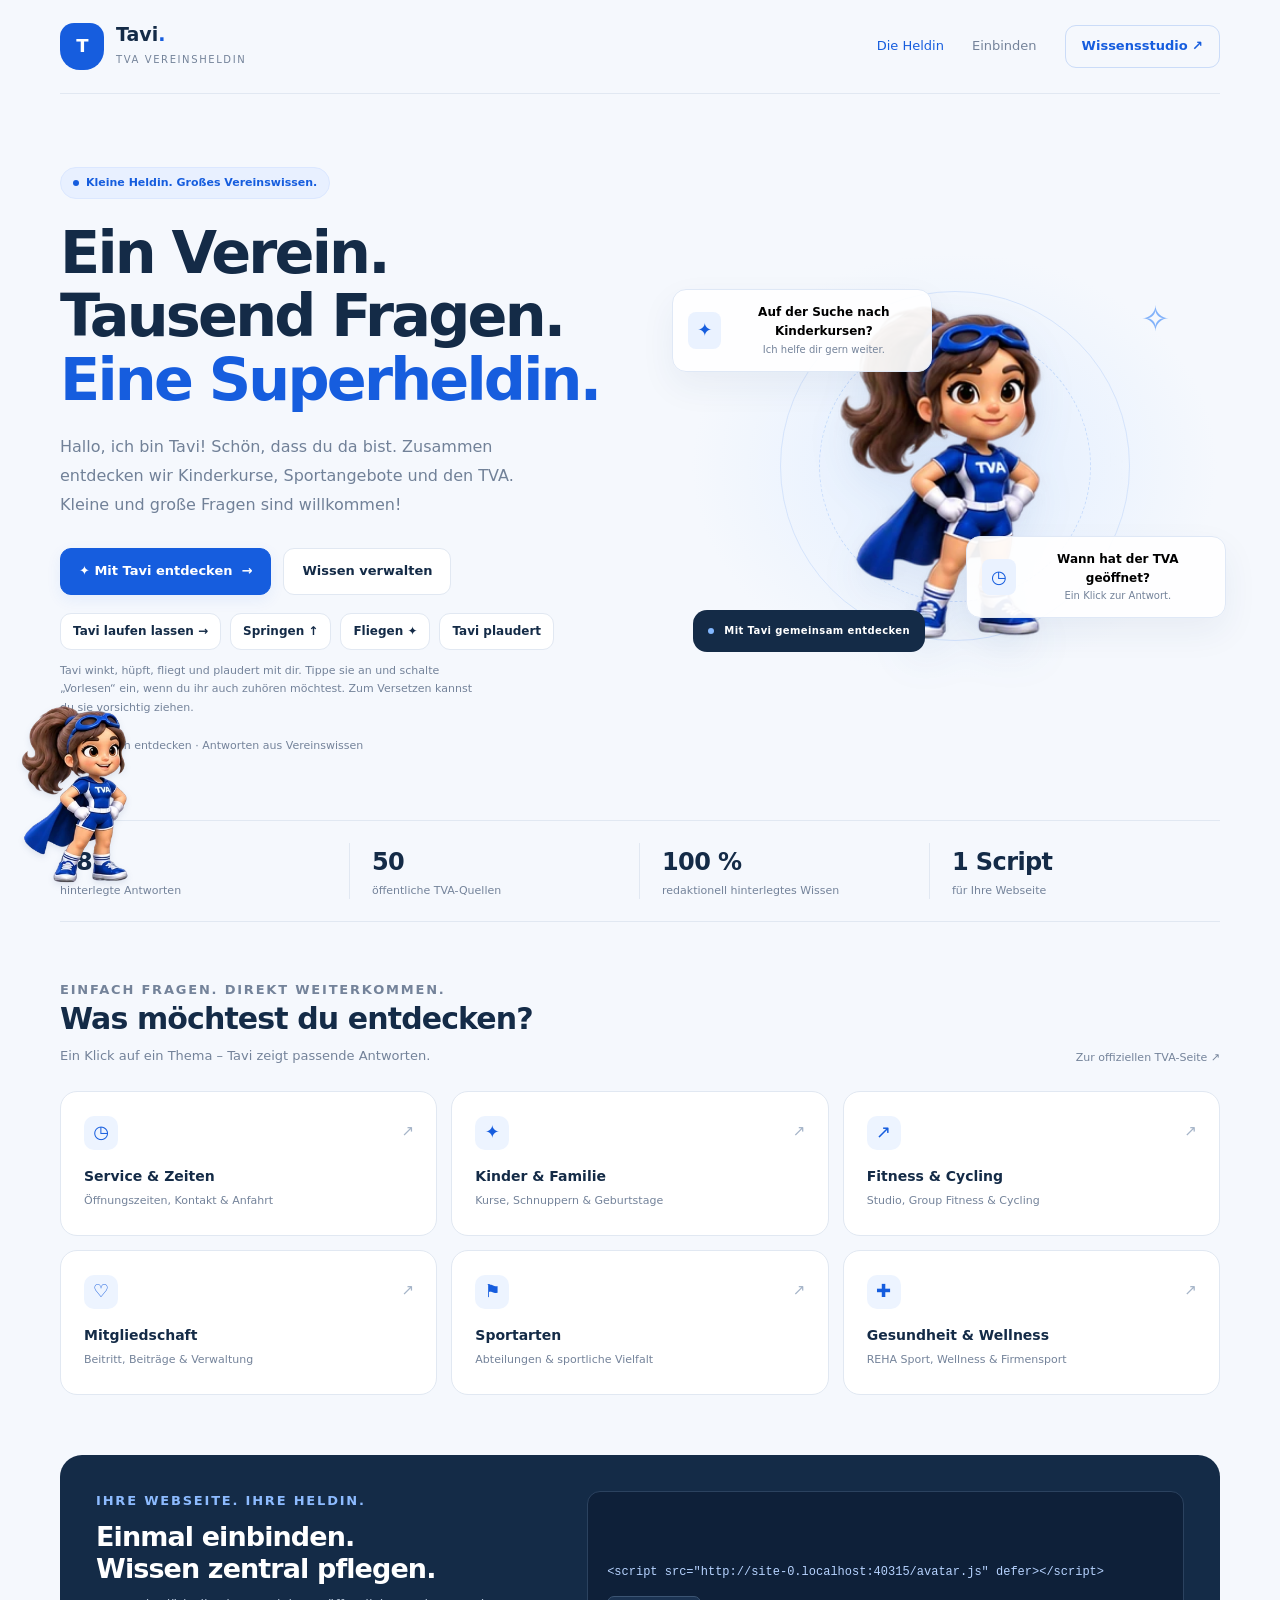
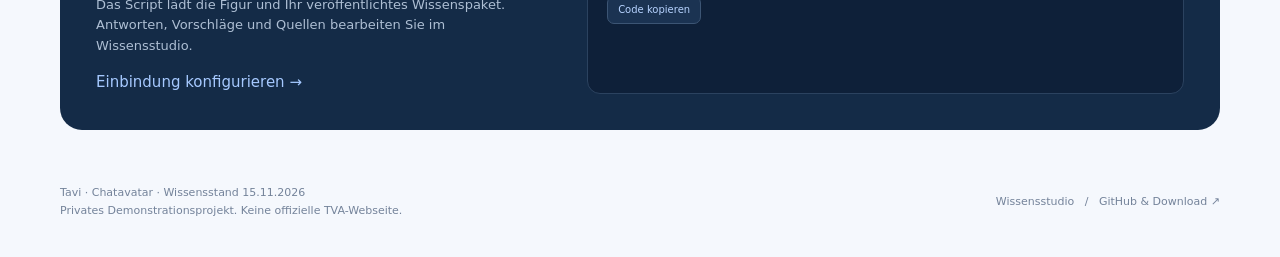
<file: index.html>
<!doctype html>
<html lang="de"><head><meta charset="utf-8"><meta name="viewport" content="width=device-width,initial-scale=1"><meta name="theme-color" content="#165dde"><meta name="description" content="Tavi – die blaue TVA-Superheldin mit hinterlegtem Vereinswissen. Fragen anklicken, Antworten erhalten und als Avatar in Webseiten einbinden."><title>Tavi · Deine TVA-Superheldin</title><link rel="stylesheet" href="app.css?v=tavi-motion-2"><script defer src="knowledge-core.js"></script><script defer src="knowledge/tva.bundle.js"></script><script defer src="avatar.js?v=tavi-motion-17" data-manual="true"></script><script defer src="demo.js?v=tavi-motion-17"></script></head>
<body><div class="wrap"><header class="topbar"><a class="brand" href="index.html"><span class="brandmark">T</span><span><strong>Tavi<span style="color:#165dde">.</span></strong><small>TVA Vereinsheldin</small></span></a><nav class="nav" aria-label="Hauptnavigation"><a class="active" href="index.html">Die Heldin</a><a href="#einbinden">Einbinden</a><a class="navcta" href="admin.html">Wissensstudio ↗</a></nav></header>
<main><section class="hero"><div><span class="pill"><span class="dot"></span> Kleine Heldin. Großes Vereinswissen.</span><h1>Ein Verein.<br>Tausend Fragen.<br><em>Eine Superheldin.</em></h1><p class="lead">Hallo, ich bin Tavi! Schön, dass du da bist. Zusammen entdecken wir Kinderkurse, Sportangebote und den TVA. Kleine und große Fragen sind willkommen!</p><div class="actions"><button class="btn" id="open-avatar">✦ Mit Tavi entdecken <span>→</span></button><a class="btn secondary" href="admin.html">Wissen verwalten</a></div><div class="motion-demo"><button class="btn small secondary" id="demo-walk" type="button">Tavi laufen lassen →</button><button class="btn small secondary" id="demo-jump" type="button">Springen ↑</button><button class="btn small secondary" id="demo-fly" type="button">Fliegen ✦</button><button class="btn small secondary" id="demo-chatter" type="button">Tavi plaudert</button></div><p class="motion-hint">Tavi winkt, hüpft, fliegt und plaudert mit dir. Tippe sie an und schalte „Vorlesen“ ein, wenn du ihr auch zuhören möchtest. Zum Versetzen kannst du sie vorsichtig ziehen.</p><p class="micro"><span class="dot"></span> Freundlich entdecken · Antworten aus Vereinswissen</p></div>
<div class="scene" aria-label="Die blau-weiße TVA-Superheldin Tavi"><div class="orbit"></div><div class="hero-mascot" role="img" aria-label="Tavi mit blauem Superheldinnenanzug und Cape"></div><span class="scene-spark" aria-hidden="true">✧</span><button class="float one" data-question="kinderkurse"><i>✦</i><span>Auf der Suche nach Kinderkursen?<small>Ich helfe dir gern weiter.</small></span></button><button class="float two" data-question="oeffnungszeiten"><i>◷</i><span>Wann hat der TVA geöffnet?<small>Ein Klick zur Antwort.</small></span></button><div class="float three"><span class="dot" style="background:#83b8ff"></span> Mit Tavi gemeinsam entdecken</div></div></section>
<section class="stats" aria-label="Wissenspaket"><div class="stat"><strong id="entry-count">68</strong><span>hinterlegte Antworten</span></div><div class="stat"><strong id="source-count">50</strong><span>öffentliche TVA-Quellen</span></div><div class="stat"><strong>100 %</strong><span>redaktionell hinterlegtes Wissen</span></div><div class="stat"><strong>1 Script</strong><span>für Ihre Webseite</span></div></section>
<section><div class="sectionhead"><div><p class="kicker">Einfach fragen. Direkt weiterkommen.</p><h2>Was möchtest du entdecken?</h2><p>Ein Klick auf ein Thema – Tavi zeigt passende Antworten.</p></div><a class="micro" href="https://www.tvaugsburg.de/" target="_blank" rel="noopener noreferrer">Zur offiziellen TVA-Seite ↗</a></div><div class="topics" id="topics"></div></section>
<section class="embed-section" id="einbinden"><div><p class="kicker">Ihre Webseite. Ihre Heldin.</p><h2>Einmal einbinden.<br>Wissen zentral pflegen.</h2><p>Das Script lädt die Figur und Ihr veröffentlichtes Wissenspaket. Antworten, Vorschläge und Quellen bearbeiten Sie im Wissensstudio.</p><a href="admin.html#embed">Einbindung konfigurieren →</a></div><div class="codebox"><pre id="embed-code"></pre><button id="copy-code">Code kopieren</button></div></section></main>
<footer class="sitefoot"><div>Tavi · Chatavatar <span id="knowledge-date"></span><br>Privates Demonstrationsprojekt. Keine offizielle TVA-Webseite.</div><div><a href="admin.html">Wissensstudio</a> &nbsp; / &nbsp; <a href="https://github.com/galgental9ps-png/chatavatar-databank">GitHub & Download ↗</a></div></footer></div><div class="toast" id="toast" role="status" hidden></div></body></html>
</file>
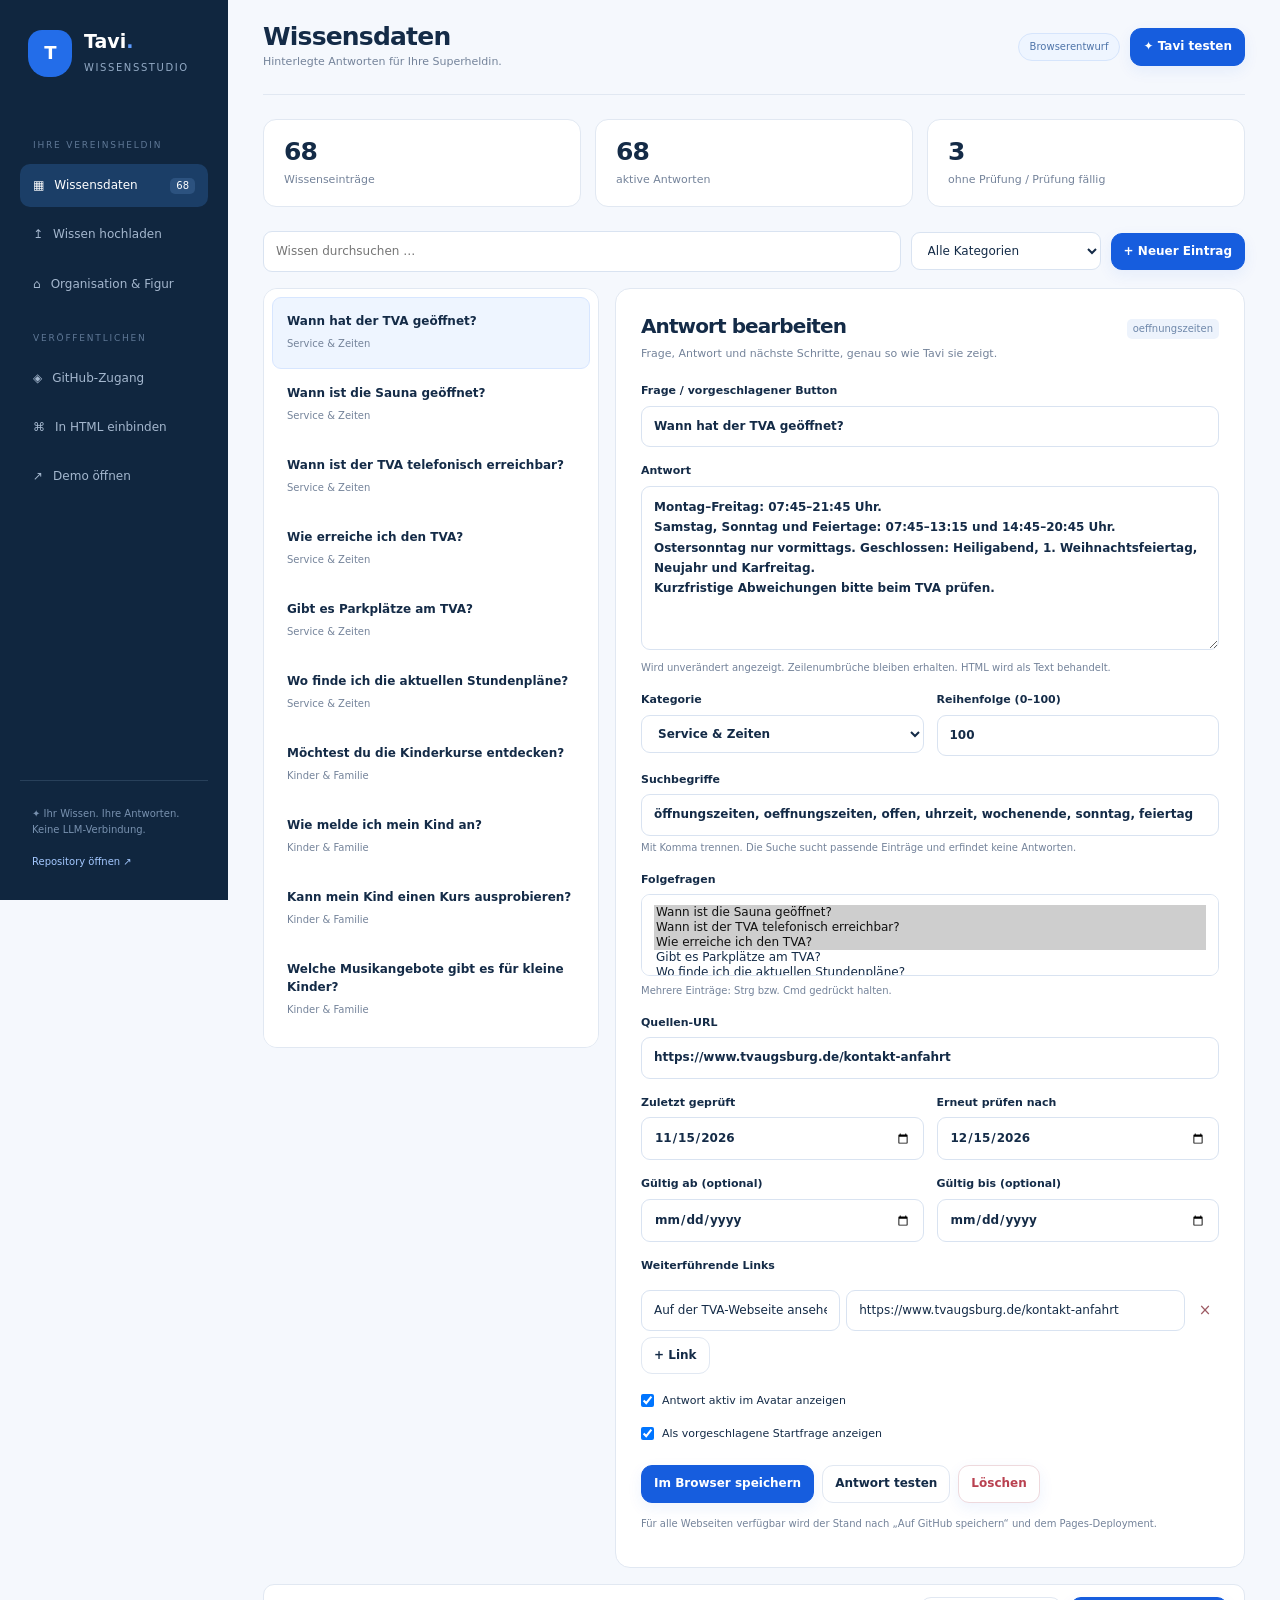
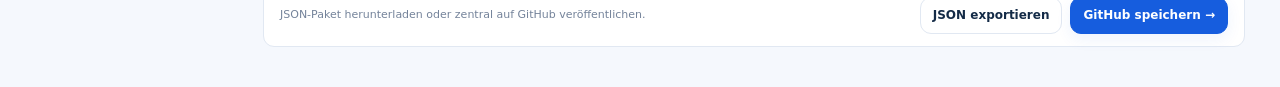
<file: admin.html>
<!doctype html>
<html lang="de"><head><meta charset="utf-8"><meta name="viewport" content="width=device-width,initial-scale=1"><meta name="theme-color" content="#10263f"><meta name="referrer" content="no-referrer"><meta name="robots" content="noindex,nofollow"><title>Tavi · Wissensstudio</title><link rel="stylesheet" href="app.css"><script defer src="knowledge-core.js"></script><script defer src="knowledge/tva.bundle.js"></script><script defer src="github-publisher.js"></script><script defer src="avatar.js?v=tavi-motion-17" data-manual="true"></script><script defer src="admin.js"></script></head><body>
<div class="studio"><aside class="sidebar"><a class="brand" href="index.html"><span class="brandmark">T</span><span><strong>Tavi<span style="color:#5e9cff">.</span></strong><small>Wissensstudio</small></span></a><div class="side-label">Ihre Vereinsheldin</div><button class="sidebtn active" data-tab="knowledge">▦ <span>Wissensdaten</span><span class="count" id="side-count">68</span></button><button class="sidebtn" data-tab="import">↥ <span>Wissen hochladen</span></button><button class="sidebtn" data-tab="organization">⌂ <span>Organisation & Figur</span></button><div class="side-label">Veröffentlichen</div><button class="sidebtn" data-tab="github">◈ <span>GitHub-Zugang</span></button><button class="sidebtn" data-tab="embed">⌘ <span>In HTML einbinden</span></button><a class="sidebtn" href="index.html">↗ <span>Demo öffnen</span></a><div class="sidebottom">✦ Ihr Wissen. Ihre Antworten.<br>Keine LLM-Verbindung.<br><br><a href="https://github.com/galgental9ps-png/chatavatar-databank" target="_blank" rel="noopener noreferrer">Repository öffnen ↗</a></div></aside>
<main class="studiomain"><header class="studiohead"><div><h1 id="view-title">Wissensdaten</h1><p>Hinterlegte Antworten für Ihre Superheldin.</p></div><div style="display:flex;align-items:center;gap:10px"><span class="status" id="save-status">Browserentwurf</span><button class="btn small" id="open-preview">✦ Tavi testen</button></div></header>
<div class="notice draft-banner" id="draft-banner" hidden><span>Ein gespeicherter Browserentwurf ist vorhanden.</span><button class="btn small secondary" id="restore-draft">Wiederherstellen</button><button class="btn small secondary" id="discard-draft">Verwerfen</button></div><div class="notice warn" id="startup-warning" hidden></div>
<section class="view" data-view="knowledge"><div class="studio-stats"><div class="metric"><strong id="total-count">–</strong><small>Wissenseinträge</small></div><div class="metric"><strong id="active-count">–</strong><small>aktive Antworten</small></div><div class="metric"><strong id="review-count">–</strong><small>ohne Prüfung / Prüfung fällig</small></div></div>
<div class="toolbar"><input id="entry-search" type="search" placeholder="Wissen durchsuchen …" aria-label="Wissen durchsuchen"><select id="category-filter" aria-label="Kategorie filtern"></select><button class="btn small" id="new-entry">+ Neuer Eintrag</button></div><div class="editor-grid"><div class="entry-list" id="entry-list" aria-label="Wissenseinträge"></div><div class="card"><form class="entryform" id="entry-form"><div style="display:flex;align-items:center;justify-content:space-between;gap:12px"><h2>Antwort bearbeiten</h2><span class="tag" id="entry-id"></span></div><p class="micro" style="margin-bottom:20px">Frage, Antwort und nächste Schritte, genau so wie Tavi sie zeigt.</p>
<label>Frage / vorgeschlagener Button<input class="field" name="question" maxlength="220" required></label><label>Antwort<textarea class="field" name="answer" maxlength="12000" required rows="7"></textarea><span class="hint">Wird unverändert angezeigt. Zeilenumbrüche bleiben erhalten. HTML wird als Text behandelt.</span></label><div class="row"><label>Kategorie<select name="category" class="field"></select></label><label>Reihenfolge (0–100)<input class="field" name="priority" type="number" min="0" max="100"></label></div><label>Suchbegriffe<input class="field" name="keywords" placeholder="Kinder, Anmeldung, Schnuppern"><span class="hint">Mit Komma trennen. Die Suche sucht passende Einträge und erfindet keine Antworten.</span></label><label>Folgefragen<select class="field" name="suggestions" multiple size="4"></select><span class="hint">Mehrere Einträge: Strg bzw. Cmd gedrückt halten.</span></label><label>Quellen-URL<input class="field" name="sourceUrl" type="url" placeholder="https://…"></label><div class="row"><label>Zuletzt geprüft<input class="field" name="verifiedAt" type="date"></label><label>Erneut prüfen nach<input class="field" name="reviewAfter" type="date"></label></div><div class="row"><label>Gültig ab (optional)<input class="field" name="validFrom" type="date"></label><label>Gültig bis (optional)<input class="field" name="validUntil" type="date"></label></div><label>Weiterführende Links</label><div id="entry-links"></div><button class="btn small secondary" type="button" id="add-link">+ Link</button><label class="check" style="margin-top:18px"><input type="checkbox" name="enabled"> Antwort aktiv im Avatar anzeigen</label><label class="check"><input type="checkbox" name="featured"> Als vorgeschlagene Startfrage anzeigen</label><div class="formactions"><button class="btn small" type="submit">Im Browser speichern</button><button class="btn small secondary" id="test-entry" type="button">Antwort testen</button><button class="btn small danger" id="delete-entry" type="button">Löschen</button></div><p class="hint" style="margin-top:13px">Für alle Webseiten verfügbar wird der Stand nach „Auf GitHub speichern“ und dem Pages-Deployment.</p></form></div></div><div class="previewbar"><span>JSON-Paket herunterladen oder zentral auf GitHub veröffentlichen.</span><div style="display:flex;gap:8px"><button class="btn small secondary" id="export-knowledge">JSON exportieren</button><button class="btn small" data-goto="github">GitHub speichern →</button></div></div></section>
<section class="view" data-view="import" hidden><div class="card widecard"><p class="kicker">Ihr Wissen kommt hier rein</p><h2>Wissensdaten hochladen</h2><p>Laden Sie ein von ChatGPT vorbereitetes Wissenspaket oder eigene Inhalte. Alles wird zunächst lokal im Browser verarbeitet.</p><label class="importzone" id="drop-zone"><span>↥</span><strong>Datei hier ablegen oder auswählen</strong><small>JSON · Markdown · TXT · CSV, maximal 4 MB je Datei</small><input id="import-file" type="file" accept=".json,.md,.markdown,.txt,.csv" multiple></label><div class="notice">Ein JSON-Paket ersetzt den aktuellen Entwurf. Markdown, TXT und CSV ergänzen neue Einträge in „Importierte Inhalte“. Diese sind zunächst deaktiviert: Prüfen und aktivieren Sie sie im Editor.</div><h3>So versteht Tavi Ihre Texte</h3><p>Markdown: Jede Überschrift wird eine Frage; der folgende Text wird die Antwort. CSV braucht die Spalten <strong>Frage</strong> und <strong>Antwort</strong>, optional <strong>Quelle</strong>. JSON bietet das komplette Paket mit Kategorien, Folgefragen und Quellen.</p><p>PDF und Word bitte zuerst als Text exportieren. Die Schnittstelle liest keine beliebigen Dokumente mit KI aus.</p><div class="actions"><a class="btn secondary small" href="knowledge/import-vorlage.md" download>Markdown-Vorlage ↓</a><a class="btn secondary small" href="knowledge/import-vorlage.csv" download>CSV-Vorlage ↓</a><a class="btn secondary small" href="knowledge/firma-vorlage.json" download>Firmenpaket-Vorlage ↓</a><a class="btn secondary small" href="docs/WISSEN-ERSTELLEN.md" download>Auftrag für ChatGPT ↓</a></div><h3>Wissenspaket als Rohdaten bearbeiten</h3><p>Für komplette, bereits vorbereitete JSON-Pakete. Es wird vor der Übernahme validiert.</p><label class="micro" for="raw-json">JSON-Wissenspaket</label><textarea id="raw-json" class="field" rows="9" spellcheck="false" placeholder='{"schemaVersion":1,…}'></textarea><div class="actions"><button class="btn small secondary" id="load-raw">Aktuelles JSON einfügen</button><button class="btn small" id="apply-raw">JSON übernehmen</button></div></div></section>
<section class="view" data-view="organization" hidden><div class="card widecard"><p class="kicker">Für Vereine und Unternehmen</p><h2>Organisation & Figur</h2><p>Jedes Wissenspaket bringt Namen, Begrüßung, Kategorien und passende Antworten mit.</p><form id="organization-form" class="settings-form"><div class="row"><label>Name der Organisation<input class="field" name="name" required maxlength="200"></label><label>Kurzname<input class="field" name="shortName" required maxlength="40"></label></div><label>Offizielle Webseite<input class="field" name="website" type="url"></label><div class="row"><label>Name der Heldin<input class="field" name="avatarName" required maxlength="80"></label><label>Untertitel<input class="field" name="subtitle" maxlength="120"></label></div><label>Oberflächenfarbe<input class="field" name="color" type="color" style="height:44px;width:100px"></label><p class="hint">Die TVA-Figur selbst ist in den Vereinsfarben Blau und Weiß gestaltet.</p><label>Begrüßung<textarea class="field" name="greeting" rows="3" maxlength="1000"></textarea></label><label>Text, wenn kein passendes Wissen gefunden wird<textarea class="field" name="fallback" rows="3" maxlength="1000"></textarea></label><button class="btn small" type="submit">Organisation im Browser speichern</button></form><h3>Eigene Kategorie ergänzen</h3><form id="new-category-form" style="display:flex;gap:10px"><input class="field" name="label" required placeholder="z. B. Veranstaltungen" maxlength="80" aria-label="Name der neuen Kategorie"><button class="btn small" type="submit">Hinzufügen</button></form></div></section>
<section class="view" data-view="github" hidden><div class="splitcards"><div class="card"><p class="kicker">Zentral für alle Einbindungen</p><h2>GitHub-Zugang</h2><p>Die Verwaltungsseite ist ein statischer Editor. Erst Ihr GitHub-Zugang erlaubt es, den zentralen Wissensstand zu verändern. Webseitenbesucher können keine Daten überschreiben.</p><form id="github-form" class="settings-form"><label>Repository<input class="field" id="github-repo" value="galgental9ps-png/chatavatar-databank" required autocomplete="off" spellcheck="false"></label><label>Branch<input class="field" id="github-branch" value="main" required autocomplete="off" spellcheck="false"></label><label>GitHub-Zugangstoken<input class="field" id="github-token" type="password" required autocomplete="off" spellcheck="false" placeholder="Fine-grained Personal Access Token"><span class="hint">Nur für dieses Repository, Berechtigung „Contents: Read and write“. Der Token bleibt nur im Arbeitsspeicher und wird beim Trennen bzw. Schließen der Seite verworfen.</span></label><div class="formactions"><button class="btn small" type="submit">Verbinden & GitHub laden</button><button class="btn small secondary" type="button" id="disconnect-github">Trennen</button></div></form><div class="notice" id="github-status">Noch nicht verbunden. Ihr lokaler Entwurf ist unabhängig davon bearbeitbar.</div><button class="btn" id="publish-github" disabled>Auf GitHub speichern ↗</button><p class="hint" style="margin-top:12px">Schreibt JSON und Offlinepaket gemeinsam in einen Commit. Danach benötigt GitHub Pages Zeit für die Veröffentlichung. Bereits offene Webseiten bitte neu laden.</p></div><div class="card"><h2>Einmal einrichten</h2><ol class="helpsteps"><li><span class="stepnum">1</span><span>In GitHub einen <a href="https://github.com/settings/personal-access-tokens/new" target="_blank" rel="noopener noreferrer">Fine-grained Personal Access Token</a> anlegen. Nur „chatavatar-databank“ auswählen und unter Repository permissions „Contents: Read and write“ setzen.</span></li><li><span class="stepnum">2</span><span>Hier verbinden. Dabei wird die aktuelle Wissensdatei geladen. Vorhandene lokale Änderungen können Sie zuvor als JSON sichern.</span></li><li><span class="stepnum">3</span><span>Wissen bearbeiten oder importieren, Antworten testen und „Auf GitHub speichern“ anklicken.</span></li><li><span class="stepnum">4</span><span>Unter <a href="https://github.com/galgental9ps-png/chatavatar-databank/settings/pages" target="_blank" rel="noopener noreferrer">Repository → Settings → Pages</a> als Quelle <strong>GitHub Actions</strong> wählen. Der mitgelieferte Pages-Workflow veröffentlicht nach erfolgreichen Tests bei jedem Push auf <strong>main</strong>. Danach den von GitHub angezeigten Seitenlink benutzen.</span></li></ol><div class="notice warn">Diese Datenbank ist öffentlich. Veröffentlichen Sie hier ausschließlich Antworten und Dateien, die Websitebesucher lesen dürfen. Der GitHub-Token bleibt im Arbeitsspeicher des Editors; er gehört niemals in den Einbindungscode.</div><p class="micro">Sie können das JSON auch exportieren und über GitHubs Dateiupload austauschen. Für einen lokalen Start ist kein Token erforderlich.</p><a class="btn small secondary" href="https://github.com/galgental9ps-png/chatavatar-databank/upload/main/knowledge" target="_blank" rel="noopener noreferrer">Datei auf GitHub hochladen ↗</a></div></div></section>
<section class="view" data-view="embed" hidden><div class="card widecard"><p class="kicker">Eine Schnittstelle, viele Webseiten</p><h2>Die Heldin in HTML einbinden</h2><p>Geben Sie die öffentliche Basisadresse Ihres bereitgestellten Chatavatar-Ordners ein. Der abschließende Schrägstrich wird automatisch ergänzt.</p><label class="micro" for="embed-base">Öffentliche Basis-URL</label><input class="field" id="embed-base" type="url" value="https://galgental9ps-png.github.io/chatavatar-databank/"><p class="hint">Erst nach aktiviertem GitHub Pages erreichbar. Alternativ können Sie den Ordner auf Ihrem eigenen Webserver hosten.</p><h3>Vor dem schließenden &lt;/body&gt; einfügen</h3><pre class="helpcopy" id="embed-snippet"></pre><button class="btn small" id="copy-embed">Code kopieren</button><h3>Wissensdatei und Schnittstelle</h3><p>Standardmäßig lädt das Widget <code>knowledge/tva.json</code> relativ zum Script. Eine andere Organisation binden Sie mit <code>data-knowledge="https://…/firma.json"</code> ein. Die JSON-Datei muss öffentlich lesbar sein; bei einer anderen Domain muss der Server CORS erlauben.</p><pre class="helpcopy" id="embed-custom"></pre><h3>Direkt in JavaScript steuern</h3><pre class="helpcopy">// Nach dem Laden:
ChatAvatar.instance.open();
ChatAvatar.instance.answer('oeffnungszeiten');
// Eigenes geprüftes Paket in der laufenden Figur testen:
ChatAvatar.instance.setKnowledge(meinWissenspaket);</pre><p>Die Figur nutzt Shadow DOM und verändert keine Styles Ihrer Webseite. Sie ist ziehbar, läuft am unteren Seitenrand, zeigt Sprechblasen und stoppt beim geöffneten Antwortfenster. „Pause“, Ausblenden und reduzierte Bewegung werden unterstützt.</p><div class="actions"><a class="btn secondary small" href="embed-beispiel.html" target="_blank">Einbindungsbeispiel öffnen ↗</a><a class="btn secondary small" href="https://github.com/galgental9ps-png/chatavatar-databank/archive/refs/heads/main.zip">Gesamten Ordner laden ↓</a></div></div></section>
</main></div><div class="toast" id="toast" role="status" hidden></div></body></html>
</file>
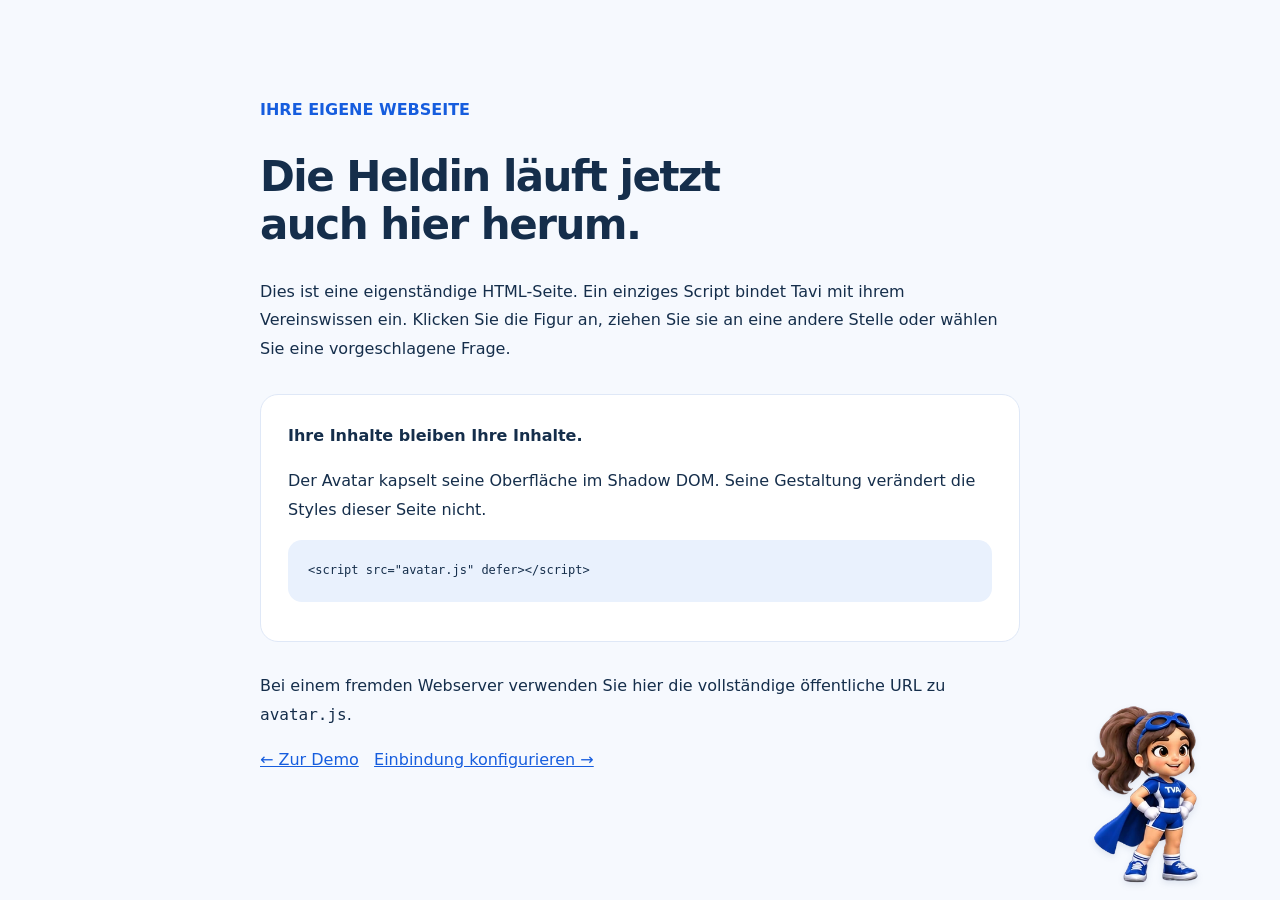
<file: embed-beispiel.html>
<!doctype html><html lang="de"><head><meta charset="utf-8"><meta name="viewport" content="width=device-width,initial-scale=1"><title>Chatavatar · Einbindungsbeispiel</title><style>body{font:16px/1.8 system-ui,sans-serif;margin:0;color:#152e4b;background:#f6f9fe}main{max-width:760px;margin:auto;padding:80px 28px}h1{font-size:42px;line-height:1.15;letter-spacing:-1.5px}a{color:#165dde}pre{background:#e9f1fd;padding:20px;border-radius:14px;white-space:pre-wrap;overflow-wrap:anywhere;font-size:12px}.card{padding:27px;background:white;border:1px solid #dfe8f7;border-radius:18px;margin:30px 0}</style></head><body><main><p style="color:#165dde;font-weight:700">IHRE EIGENE WEBSEITE</p><h1>Die Heldin läuft jetzt<br>auch hier herum.</h1><p>Dies ist eine eigenständige HTML-Seite. Ein einziges Script bindet Tavi mit ihrem Vereinswissen ein. Klicken Sie die Figur an, ziehen Sie sie an eine andere Stelle oder wählen Sie eine vorgeschlagene Frage.</p><div class="card"><strong>Ihre Inhalte bleiben Ihre Inhalte.</strong><p>Der Avatar kapselt seine Oberfläche im Shadow DOM. Seine Gestaltung verändert die Styles dieser Seite nicht.</p><pre>&lt;script src="avatar.js" defer&gt;&lt;/script&gt;</pre></div><p>Bei einem fremden Webserver verwenden Sie hier die vollständige öffentliche URL zu <code>avatar.js</code>.</p><p><a href="index.html">← Zur Demo</a> &nbsp; <a href="admin.html#embed">Einbindung konfigurieren →</a></p></main><script src="avatar.js" defer></script></body></html>
</file>
<file: app.css>
:root{--blue:#165dde;--navy:#142b47;--muted:#74839a;--line:#e1e8f2;--bg:#f5f8fd;--white:#fff;font:15px/1.6 Inter,"Segoe UI",system-ui,sans-serif;color:var(--navy);background:var(--bg);font-synthesis:none}*{box-sizing:border-box}body{margin:0}button,input,textarea,select{font:inherit}a{color:var(--blue)}button,a,input,select,textarea{-webkit-tap-highlight-color:transparent}button{cursor:pointer}button:disabled{opacity:.55;cursor:wait}button:focus-visible,a:focus-visible,input:focus-visible,textarea:focus-visible,select:focus-visible{outline:3px solid #8ab8ff;outline-offset:3px}button{border:0}a{text-decoration:none}[hidden]{display:none!important}.wrap{width:min(1160px,calc(100% - 64px));margin:auto}.topbar{height:94px;display:flex;align-items:center;justify-content:space-between;border-bottom:1px solid var(--line)}.brand{display:flex;align-items:center;gap:12px;color:var(--navy)}.brandmark{width:44px;height:47px;display:grid;place-items:center;border-radius:14px 14px 20px 20px;background:var(--blue);color:white;font-weight:950;font-size:18px;letter-spacing:-1px}.brand strong{display:block;font-size:19px;line-height:1.25}.brand small{font-size:10px;color:var(--muted);letter-spacing:1.6px;text-transform:uppercase}.nav{display:flex;align-items:center;gap:28px;font-size:13px;color:var(--muted)}.nav a{color:inherit}.nav a:hover,.nav a.active{color:var(--blue)}.nav .navcta{padding:10px 16px;border:1px solid #cbdcf8;border-radius:11px;color:var(--blue);font-weight:600}.hero{display:grid;grid-template-columns:1.12fr 1fr;gap:35px;align-items:center;padding:73px 0 55px;min-height:600px}.pill{display:inline-flex;align-items:center;gap:7px;font-size:11px;font-weight:700;color:var(--blue);background:#e8f0ff;border:1px solid #dbe7ff;border-radius:100px;padding:6px 12px}.dot{width:6px;height:6px;border-radius:50%;background:var(--blue)}h1,h2,h3,p{margin-top:0}h1{font-size:clamp(42px,4.6vw,66px);line-height:1.08;letter-spacing:-2.8px;margin:22px 0}h1 em{font-style:normal;color:var(--blue)}.lead{font-size:16px;line-height:1.8;max-width:480px;color:#718198}.actions{display:flex;gap:12px;align-items:center;flex-wrap:wrap;margin-top:28px}.btn{display:inline-flex;justify-content:center;align-items:center;gap:9px;border-radius:11px;padding:12px 18px;font-weight:650;font-size:13px;background:var(--blue);color:white;border:1px solid var(--blue);box-shadow:0 5px 15px #165dde13}.btn:hover{filter:brightness(.96)}.btn.secondary{background:white;color:var(--navy);border:1px solid var(--line);box-shadow:none}.btn.ghost{color:var(--blue);background:transparent;border-color:#d6e4fb;box-shadow:none}.btn.small{padding:8px 12px;font-size:12px}.btn.danger{background:white;color:#b94150;border-color:#eed9dd}.micro{color:var(--muted);font-size:11px}.hero .micro{margin-top:19px;display:flex;align-items:center;gap:8px}.scene{position:relative;height:430px;display:grid;place-items:center;background:radial-gradient(ellipse,#e2eeff,transparent 70%);isolation:isolate}.orbit{position:absolute;border:1px solid #d5e4fc;border-radius:50%;width:350px;height:350px}.orbit:after{content:"";position:absolute;inset:38px;border:1px dashed #c7dcfc;border-radius:50%}.hero-mascot{width:345px;height:345px;background:url(assets/tva-heldin.png) no-repeat 0 0/400% 400%;position:relative;z-index:1;filter:drop-shadow(0 18px 20px #25559314)}.float{position:absolute;z-index:2;display:flex;align-items:center;gap:10px;padding:13px 15px;background:#ffffffed;border:1px solid #dfe8f6;border-radius:14px;box-shadow:0 14px 35px #183d7510;max-width:260px;font-size:12px;font-weight:600}.float.one{top:38px;left:-17px}.float.two{right:-6px;bottom:63px}.float.three{left:4px;bottom:29px;box-shadow:none;background:var(--navy);border:0;color:white;font-size:10px;letter-spacing:.4px}.float i{font-style:normal;color:var(--blue);font-size:18px;background:#eaf2ff;padding:4px 9px;border-radius:8px}.float small{display:block;color:var(--muted);font-size:10px;font-weight:400}.scene-spark{position:absolute;right:50px;top:40px;color:#82b2fa;font-size:35px}.stats{border-block:1px solid var(--line);display:grid;grid-template-columns:repeat(4,1fr);padding:22px 0;margin-bottom:58px}.stat{padding-left:22px;border-right:1px solid var(--line)}.stat:first-child{padding-left:0}.stat:last-child{border:0}.stat strong{font-size:24px;letter-spacing:-.6px}.stat span{display:block;color:var(--muted);font-size:11px}.sectionhead{display:flex;justify-content:space-between;align-items:end;gap:15px;margin-bottom:24px}.kicker{color:var(--blue);text-transform:uppercase;font-size:10px;letter-spacing:1.8px;font-weight:800;margin-bottom:9px}h2{font-size:30px;letter-spacing:-.9px;line-height:1.2;margin-bottom:9px}.sectionhead p{color:var(--muted);font-size:13px;margin-bottom:0}.topics{display:grid;grid-template-columns:repeat(3,1fr);gap:14px;margin-bottom:60px}.topic{padding:23px;background:white;border:1px solid var(--line);border-radius:17px;text-align:left;color:var(--navy);position:relative;min-height:145px}.topic:hover{border-color:#93b9f8;box-shadow:0 7px 25px #165dde09;transform:translateY(-2px)}.topic-icon{width:34px;height:34px;display:grid;place-items:center;color:var(--blue);background:#edf4ff;border-radius:10px;font-size:18px;margin-bottom:15px}.topic strong{font-size:14px;display:block}.topic small{font-size:11px;color:var(--muted)}.topic .arrow{position:absolute;right:22px;top:27px;color:#a5b4c8}.embed-section{display:grid;grid-template-columns:.85fr 1.15fr;gap:50px;background:var(--navy);color:white;border-radius:22px;padding:36px;margin-bottom:54px}.embed-section h2{font-size:27px}.embed-section p{font-size:13px;color:#aebfd4}.embed-section .kicker{color:#8dbbff}.embed-section a{color:#a6c9ff}.codebox{background:#0e2039;border:1px solid #2b425f;border-radius:13px;padding:19px;display:flex;flex-direction:column;justify-content:center;gap:12px;min-width:0}.codebox pre{white-space:pre-wrap;word-break:break-all;color:#b7d3ff;font:12px/1.9 ui-monospace,SFMono-Regular,monospace;margin:0}.codebox button{align-self:start;color:#b7d3ff;border:1px solid #3c5574;background:#1b3352;border-radius:7px;padding:5px 10px;font-size:10px}.sitefoot{display:flex;align-items:center;justify-content:space-between;gap:20px;padding-bottom:38px;color:var(--muted);font-size:11px}.sitefoot a{color:var(--muted)}
/* Knowledge studio */
.studio{display:flex;min-height:100vh}.sidebar{position:fixed;inset:0 auto 0 0;width:228px;background:#10263f;color:#aec0d6;padding:30px 20px;display:flex;flex-direction:column;z-index:10}.sidebar .brand{color:white;margin:0 8px 38px}.sidebar .brandmark{background:#236de9}.sidebar .brand small{color:#93aac5}.side-label{font-size:9px;letter-spacing:1.8px;text-transform:uppercase;color:#5f7896;margin:22px 13px 9px}.sidebtn{display:flex;align-items:center;gap:10px;width:100%;padding:12px 13px;background:transparent;color:#a4b7ce;text-align:left;font-size:12px;border-radius:10px;margin:3px 0}.sidebtn.active{background:#1b3e67;color:#fff}.sidebtn:hover{background:#1a3656;color:white}.sidebtn .count{font-size:10px;margin-left:auto;border-radius:5px;background:#2c527f;padding:0 6px}.sidebottom{margin-top:auto;font-size:10px;color:#7891af;padding:25px 12px 0;border-top:1px solid #28405a}.sidebottom a{color:#a4c8ff}.studiomain{margin-left:228px;width:calc(100% - 228px);padding:0 35px 40px}.studiohead{height:95px;border-bottom:1px solid var(--line);display:flex;justify-content:space-between;align-items:center;gap:15px}.studiohead h1{font-size:25px;letter-spacing:-.8px;margin:0}.studiohead p{font-size:11px;color:var(--muted);margin:3px 0 0}.status{border:1px solid #d6e5fc;color:#4e74a9;background:#eef5ff;border-radius:20px;padding:5px 11px;font-size:10px;white-space:nowrap}.studio-stats{display:grid;grid-template-columns:repeat(3,1fr);gap:14px;margin:24px 0}.metric{background:white;border:1px solid var(--line);border-radius:13px;padding:17px 20px}.metric strong{font-size:25px;line-height:1.2;letter-spacing:-1px}.metric small{font-size:11px;color:var(--muted);display:block;margin-top:4px}.toolbar{display:flex;gap:10px;align-items:center;margin:0 0 16px}.toolbar input{flex:1;min-width:0}.field,select,input[type=search]{background:#fff;border:1px solid #d9e3f1;border-radius:9px;padding:10px 12px;color:var(--navy);width:100%;font-size:12px}.toolbar select{width:190px}.editor-grid{display:grid;grid-template-columns:minmax(220px,.8fr) minmax(350px,1.5fr);gap:16px;align-items:start}.entry-list{background:white;border:1px solid var(--line);border-radius:14px;padding:8px;max-height:760px;overflow-y:auto;scrollbar-width:thin}.entry-item{display:block;width:100%;padding:14px;border-radius:9px;text-align:left;background:transparent;color:var(--navy);border:1px solid transparent}.entry-item.active{background:#eef5ff;border-color:#d7e6ff}.entry-item:hover{background:#f6f9ff}.entry-item strong{display:block;font-size:12px;line-height:1.5}.entry-item small{font-size:10px;color:var(--muted)}.entry-item .draft{color:#b47d28}.card{background:white;border:1px solid var(--line);border-radius:15px;padding:25px}.card h2{font-size:20px;margin-bottom:7px}.card h3{font-size:15px;margin:22px 0 8px}.card>p{font-size:12px;color:var(--muted);line-height:1.8}.entryform label,.settings-form label{display:block;font-size:11px;font-weight:600;margin-bottom:15px}.entryform input,.entryform textarea,.entryform select,.settings-form input,.settings-form textarea,.settings-form select{margin-top:6px}.entryform textarea{resize:vertical;min-height:150px;line-height:1.7}.entryform .row,.settings-form .row{display:grid;grid-template-columns:1fr 1fr;gap:13px}.hint{font-size:10px;color:var(--muted);font-weight:400;display:block;margin-top:4px}.check{display:flex!important;align-items:center;gap:8px;font-weight:500!important}.check input{margin:0!important;width:auto!important}.formactions{display:flex;gap:8px;flex-wrap:wrap;padding-top:8px}.link-row{display:grid;grid-template-columns:1fr 1.7fr 28px;gap:6px;align-items:center;margin-bottom:6px}.link-row input{margin:0}.link-row button{background:transparent;color:#9d5a63}.notice{padding:13px 16px;border:1px solid #cfdef4;background:#edf4ff;border-radius:10px;font-size:11px;line-height:1.7;margin:15px 0;color:#426590}.notice.warn{background:#fff8e8;border-color:#efe0bb;color:#8f6d25}.importzone{display:block;cursor:pointer;text-align:center;padding:35px 20px;border:2px dashed #c8daf6;background:#f8fbff;border-radius:14px;margin:22px 0}.importzone span{font-size:32px;color:var(--blue);display:block}.importzone strong{display:block;font-size:14px}.importzone small{font-size:11px;color:var(--muted)}.importzone input{display:block;width:100%;margin-top:15px;font-size:11px}.helpsteps{display:grid;gap:13px;padding:0;list-style:none;margin:25px 0}.helpsteps li{display:flex;align-items:start;gap:12px;font-size:12px;color:#60758e}.stepnum{flex-shrink:0;display:grid;place-items:center;width:25px;height:25px;border-radius:8px;background:#eaf2ff;color:var(--blue);font-weight:700}.helpcopy{font:12px/1.8 ui-monospace,monospace;white-space:pre-wrap;word-break:break-all;background:#f2f6fc;padding:17px;border:1px solid var(--line);border-radius:10px}.toast{position:fixed;top:18px;left:50%;transform:translateX(-50%);z-index:2147483000;padding:13px 20px;background:#173451;color:white;border:1px solid #416588;border-radius:12px;box-shadow:0 10px 40px #10263f22;font-size:12px;max-width:min(650px,90vw)}.toast.error{background:#7c3140}.widecard{max-width:900px}.splitcards{display:grid;grid-template-columns:1fr 1fr;gap:18px}.studiomain .view{padding-top:24px}.studiomain .view[data-view=knowledge]{padding-top:0}.previewbar{display:flex;align-items:center;justify-content:space-between;gap:12px;border:1px solid var(--line);border-radius:11px;padding:12px 16px;background:white;margin-top:16px;font-size:11px;color:var(--muted)}.empty-list{padding:20px;font-size:12px;color:var(--muted)}.draft-banner{display:flex;align-items:center;gap:12px}.draft-banner span{flex:1}.tag{display:inline-block;font-size:10px;padding:2px 6px;background:#edf3fc;border-radius:5px;color:#6f88aa}
@media(min-width:1400px){.studiomain{max-width:1450px;margin-inline:auto;padding-left:263px;width:100%}}@media(max-width:1050px){.wrap{width:calc(100% - 44px)}.hero{gap:0}.float.one{left:5px}.float.two{right:0}.hero-mascot{width:300px;height:300px}.scene{height:410px}.orbit{width:300px;height:300px}.sidebar{width:190px;padding-inline:13px}.studiomain{margin-left:190px;width:calc(100% - 190px);padding-inline:22px}.editor-grid{grid-template-columns:220px 1fr;gap:12px}.card{padding:19px}.toolbar select{width:145px}.entryform .row{grid-template-columns:1fr}.splitcards{grid-template-columns:1fr}}
@media(max-width:760px){.wrap{width:calc(100% - 34px)}.topbar{height:78px}.nav{gap:15px;font-size:11px}.nav .navcta{padding:8px 10px}.hero{grid-template-columns:1fr;padding:42px 0 25px;gap:10px}h1{letter-spacing:-2px;font-size:49px}.hero .lead{font-size:14px}.scene{height:340px;max-width:440px;width:100%;margin:auto}.hero-mascot{width:290px;height:290px}.float.one{top:15px;left:0}.float.two{bottom:40px;right:0}.float.three{left:12px;bottom:8px}.stats{grid-template-columns:1fr 1fr;gap:20px;margin-bottom:35px}.stat:nth-child(2){border:0}.stat:nth-child(3){padding-left:0}.topics{grid-template-columns:1fr 1fr;gap:10px;margin-bottom:35px}.topic{padding:17px;min-height:136px}.topic strong{font-size:12px}.sectionhead{align-items:start}h2{font-size:25px}.sectionhead p{font-size:11px}.embed-section{grid-template-columns:1fr;padding:25px;gap:15px}.sitefoot{display:block;font-size:10px;padding-bottom:150px}.sitefoot div{margin-top:8px}.sidebar{position:relative;width:100%;padding:15px;display:flex;flex-direction:row;flex-wrap:wrap;gap:4px;align-items:center}.sidebar .brand{margin:0 auto 10px 0;width:100%}.side-label,.sidebottom{display:none}.sidebtn{width:auto;padding:9px;font-size:10px;gap:5px;margin:0}.sidebtn .count{display:none}.studio{display:block}.studiomain{margin-left:0;width:100%;padding:0 15px 150px}.studiohead{height:85px}.studiohead h1{font-size:21px}.studiohead .btn{padding:8px 10px;font-size:10px}.studio-stats{gap:8px;margin:17px 0}.metric{padding:14px 12px}.metric strong{font-size:22px}.metric small{font-size:9px}.toolbar{flex-wrap:wrap;gap:8px}.toolbar input{flex-basis:55%}.toolbar select{width:calc(45% - 8px)}.toolbar .btn{width:100%}.editor-grid{grid-template-columns:1fr}.entry-list{max-height:250px}.entryform .row,.settings-form .row{grid-template-columns:1fr}.previewbar{align-items:start}.splitcards{grid-template-columns:1fr}.draft-banner{align-items:start;flex-wrap:wrap}}
@media(prefers-reduced-motion:reduce){*{scroll-behavior:auto!important;transition:none!important;animation:none!important}}


.hero-mascot{background-image:url(assets/tva-poses-v2.webp)}.motion-demo{display:flex;gap:9px;flex-wrap:wrap;margin-top:18px}.motion-hint{font-size:11px;line-height:1.7;color:var(--muted);max-width:420px;margin-top:12px}
</file>
